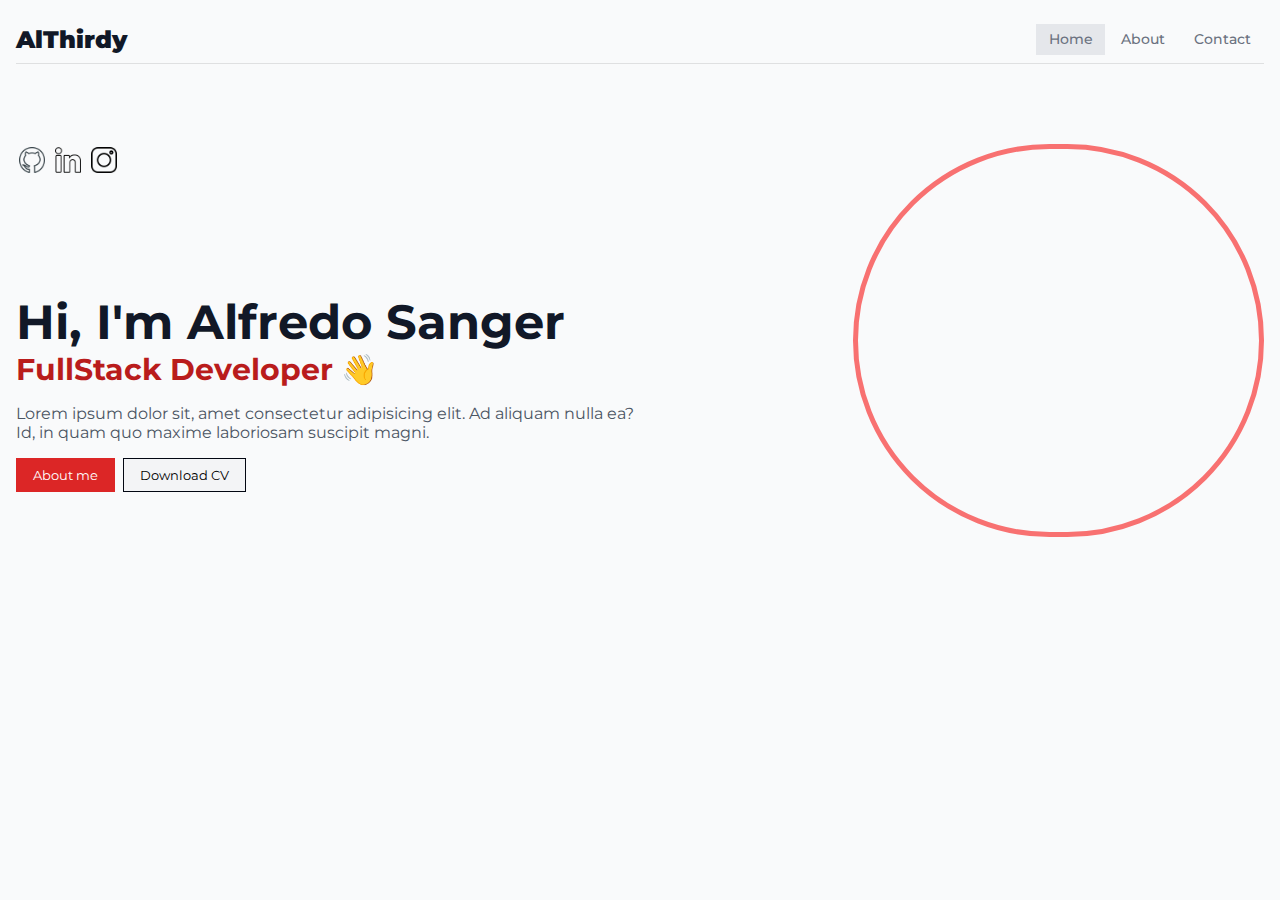
<file: Index.html>
<!DOCTYPE html>
<html lang="en">

<head>
    <meta charset="UTF-8">
    <meta name="viewport" content="width=device-width, initial-scale=1.0">
    <title>Portfolio</title>
    <link rel="stylesheet" href="Style.css">
</head>

<body>
    <section id="container">
        <nav>
            <h1 id="logo">
                AlThirdy
            </h1>
            <ul class="nav_link">
                <a href="./Index.html" class="active">
                    <li>Home</li>
                </a>
                <a href="./About.html">
                    <li>About</li>
                </a>
                <li>Contact</li>
            </ul>
        </nav>
        <main id="home_main">
            <div class="text_content">
                <div class="headers">
                    <h2>Hi, I'm Alfredo Sanger</h2>
                    <h5>FullStack Developer 👋</h5>
                </div>
                <p>Lorem ipsum dolor sit, amet consectetur adipisicing elit. Ad aliquam nulla ea? Id, in quam quo maxime
                    laboriosam suscipit magni.</p>
                <div class="cta">
                    <a href="./About.html">
                        <button>About me</button>
                    </a>
                    <button>Download CV</button>
                </div>

            </div>
            <!-- Socials -->
            <div class="social">
                <img src="./Assets/github.png" alt="social media [github icon]">
                <img src="./Assets/linkedin.png" alt="social media [linkedin icon]">
                <img src="./Assets/instagram.png" alt="social media [instagram icon]">
            </div>
            <div class="img">
            </div>
        </main>
    </section>

</body>

</html>
</file>
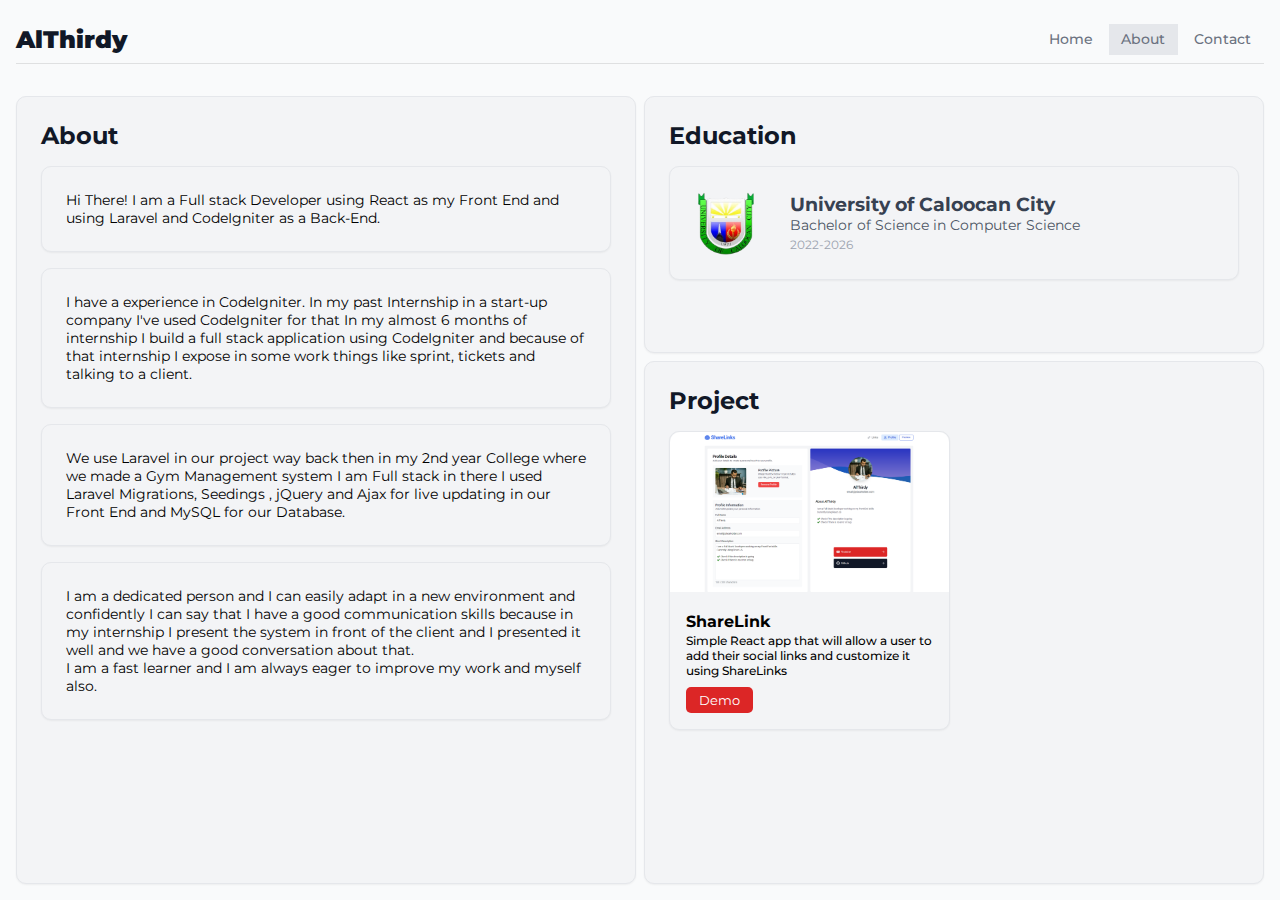
<file: About.html>
<!DOCTYPE html>
<html lang="en">

<head>
    <meta charset="UTF-8">
    <meta name="viewport" content="width=device-width, initial-scale=1.0">
    <title>About</title>
    <link rel="stylesheet" href="Style.css">

</head>

<body>
    <section id="container">
        <nav>
            <h1 id="logo">
                AlThirdy
            </h1>
            <ul class="nav_link">
                <a href="./Index.html">
                    <li>Home</li>
                </a>
                <a href="./About.html" class="active">
                    <li>About</li>
                </a>
                <li>Contact</li>
            </ul>
        </nav>
        <main id="about_main">
            <div id="general_info" class="div">
                <h2 class="header">About</h2>
                <div class="div">

                    Hi There! I am a Full stack Developer using React as my Front End and using Laravel and
                    CodeIgniter
                    as a Back-End.
                </div>
                <div class="div">
                    I have a experience in CodeIgniter. In my past Internship in a start-up company I've used
                    CodeIgniter for that In my almost 6 months of internship I build a full stack application using
                    CodeIgniter and because of that internship I expose in some work things like sprint, tickets and
                    talking to a client.
                </div>
                <div class="div">
                    We use Laravel in our project way back then in my 2nd year College where we made a Gym Management
                    system I am Full stack in there I used Laravel Migrations, Seedings , jQuery and Ajax for live
                    updating in our Front End and MySQL for our Database.
                </div>
                <div class="div">
                    I am a dedicated person and I can easily adapt in a new environment and confidently I can say that I
                    have a good communication skills because in my internship I present the system in front of the
                    client and I presented it well and we have a good conversation about that.<br> I am a fast learner
                    and I am always eager to improve my work and myself also.
                </div>
            </div>
            <div id="education" class="div">
                <h2 class="header">Education</h2>
                <div class="educ_card div">
                    <img src="./Assets/ucc.png" alt="Ucc logo">
                    <div>
                        <h3>University of Caloocan City</h3>
                        <p>Bachelor of Science in Computer Science</p>
                        <span>2022-2026</span>
                    </div>
                </div>
            </div>
            <div id="project" class="div">
                <h2 class="header">Project</h2>
                <div class="project_container">
                    <div class="project_card">
                        <img src="./Assets/sample_project.png" alt="sample project image">
                        <div>
                            <h4>ShareLink</h4>
                            <p>Simple React app that will allow a user to add their social links and customize it using
                                ShareLinks</p>
                            <a href="https://share-links-eta.vercel.app/links" target="_blank" class="demo">
                                <button>Demo</button>
                            </a>
                        </div>
                    </div>
                </div>
            </div>
        </main>
    </section>
</body>

</html>
</file>
<file: Style.css>
@import url('https://fonts.googleapis.com/css2?family=Montserrat:ital,wght@0,100..900;1,100..900&display=swap');


:root {
    /* Font Size */
    --text-xs: 0.75rem;
    --text-sm: 0.875rem;
    --text-base: 1rem;
    --text-lg: 1.125rem;
    --text-xl: 1.25rem;
    --text-2xl: 1.5rem;
    --text-3xl: 1.875rem;
    --text-4xl: 2.25rem;

    --text-5xl: 3rem;

    --text-6xl: 3.75rem;

    --text-7xl: 4.5rem;


    --text-8xl: 6rem;

    --text-9xl: 8rem;
    /* Font Weight*/
    --font-thin: 100;
    --font-extralight: 200;
    --font-light: 300;
    --font-normal: 400;
    --font-medium: 500;
    --font-semibold: 600;
    --font-bold: 700;
    --font-extrabold: 800;
    --font-black: 900;
    /* Colors  */
    --text-gray-50: rgb(249 250 251);
    --text-gray-100: rgb(243 244 246);
    --text-gray-200: rgb(229 231 235);
    --text-gray-300: rgb(209 213 219);
    --text-gray-400: rgb(156 163 175);
    --text-gray-500: rgb(107 114 128);
    --text-gray-600: rgb(75 85 99);
    --text-gray-700: rgb(55 65 81);
    --text-gray-800: rgb(31 41 55);
    --text-gray-900: rgb(17 24 39);
    --text-gray-950: rgb(3 7 18);
    /* Secondary Color */
    --text-red-50: rgb(254 242 242);
    --text-red-100: rgb(254 226 226);
    --text-red-200: rgb(254 202 202);
    --text-red-300: rgb(252 165 165);
    --text-red-400: rgb(248 113 113);
    --text-red-500: rgb(239 68 68);
    --text-red-600: rgb(220 38 38);
    --text-red-700: rgb(185 28 28);
    --text-red-800: rgb(153 27 27);
    --text-red-900: rgb(127 29 29);
    --text-red-950: rgb(69 10 10);

}

* {
    margin: 0;
    padding: 0;
    box-sizing: border-box;
    font-family: "Montserrat", sans-serif;
}

body {
    background-color: var(--text-gray-50);
}


#container {
    max-width: 1280px;
    margin-inline: auto;
    padding: 1rem;
    min-height: 100vh;
    display: flex;
    flex-direction: column;
}

/* Navbar */
#logo {
    font-size: var(--text-2xl);
    font-weight: var(--font-black);
    color: var(--text-gray-900)
}

nav {
    display: flex;
    justify-content: space-between;
    align-items: center;
    padding-block: .5rem;
    border-bottom: solid rgba(0, 0, 0, .1) 1px;
}

.nav_link {
    display: flex;
    gap: .2rem;
}

.nav_link a {
    text-decoration: none;
}

nav li {
    cursor: pointer;
    padding: .4rem .8rem;
    border-radius: 4px;
    list-style-type: none;
    color: var(--text-gray-500);
    font-size: var(--text-sm);
    font-weight: var(--font-medium);
}

.active {
    color: var(--text-gray-800);
    background-color: var(--text-gray-200);
}


nav a:hover,
nav li:hover {
    background-color: var(--text-gray-200);
    transition: ease-in .2s;
}

/* End of Navbar */

/* #home_main Content */

#home_main {
    flex-grow: 1;
    padding-block: 5rem;
    display: grid;
    grid-template-columns: repeat(6, 1fr);
    grid-template-rows: repeat(5, 1fr);
    grid-column-gap: 8px;
    grid-row-gap: 8px;
}

.text_content {
    grid-area: 2 / 1 / 4 / 4;
}

.text_content h2 {
    font-weight: var(--font-bold);
    color: var(--text-gray-900);
    font-size: var(--text-5xl);
}

.text_content h5 {
    font-weight: var(--font-bold);
    font-size: var(--text-3xl);
    color: var(--text-red-700)
}

.text_content p {
    color: var(--text-gray-600);
}

.text_content .headers {
    margin-block: 1rem;
}

#home_main .img {
    grid-area: 1 / 5 / 4 / 7;
    border-radius: 1rem;
    background-image: url('https://avatars.githubusercontent.com/u/109643361?v=4');
    background-position: center;
    background-size: cover;
    border-radius: 9999px;
    border: solid 5px var(--text-red-400);
}

/* CTA */
.cta {
    margin-block: 1rem;
    display: flex;
    gap: .5rem;
}

.cta button {
    padding-block: .5rem;
    padding-inline: 1rem;
    cursor: pointer;
    border: none;
}


.cta button:nth-child(1) {
    background-color: var(--text-red-600);
    color: white;
}

.cta button:nth-child(2) {
    border: solid 1px var(--text-gray-950);
    background-color: var(--text-gray-100);
}

.cta button:nth-child(2):hover {
    background-color: var(--text-gray-200);
    transition: ease-in-out .2s;
}

.cta button:nth-child(1):hover {
    opacity: 80%;
    transition: ease-in-out .2s;
}

.cta a {
    border: 1px solid var(--text-red-600);
}

/* Social */
.social img {
    height: 2rem;
    padding: .2rem;
    cursor: pointer;
}

.social img:hover {
    background-color: var(--text-gray-200);
    transition: ease-in-out .2s;

}

/* About Main */
#about_main {
    padding-top: 2rem;
    flex-grow: 1;
    display: grid;
    grid-template-columns: repeat(6, 1fr);
    grid-template-rows: repeat(6, 1fr);
    grid-column-gap: 8px;
    grid-row-gap: 8px;
}

.div {
    background-color: var(--text-gray-100);
    border: solid 1px var(--text-gray-200);
    border-radius: 10px;
    padding: 1.5rem;
    box-shadow: 0 1px 2px 0 rgb(0 0 0 / 0.05);
}




#general_info {
    grid-area: 1 / 1 / 7 / 4;
}

.header {
    color: var(--text-gray-900);
}

#general_info div {
    margin-top: 1rem;
}

#general_info div  {
    font-weight: var(--font-normal);
    font-size: var(--text-sm);
}


#education {
    grid-area: 1 / 4 / 3 / 7;
}


.educ_card img {
    height: 4rem;
}

.educ_card {
    margin-top: 1rem;
    display: flex;
    align-items: center;
    gap: 2rem;
}

.educ_card h3 {
    color: var(--text-gray-700);
}

.educ_card p {
    color: var(--text-gray-600);
    font-size: var(--text-sm);
}

.educ_card span {
    font-size: var(--text-xs);
    color: var(--text-gray-400);
}


#project {
    grid-area: 3 / 4 / 7 / 7;
}

.project_container {
    display: grid;
    grid-template-columns: repeat(2, 1fr);
    grid-column-gap: 8px;
    margin-top: 1rem;
}

.project_card {
    background-color: var(--text-gray-100);
    border: solid 1px var(--text-gray-200);
    border-radius: 10px;
    box-shadow: 0 1px 2px 0 rgb(0 0 0 / 0.05);
}
.project_card img{
    border-radius: 10px 10px 0 0;
    height: 10rem;
    object-fit: cover;
    width: 100%;
}

.project_card div{
    padding: 1rem;
    display: flex;
    flex-direction: column;
    gap: .1rem;
}

.project_card div p{
    font-size: var(--text-xs);
    font-weight: var(--font-medium);
}

.demo{
    text-decoration: none;
    margin-top: .5rem;
    
}

.demo button{
    padding: .3rem .8rem;
    background-color: var(--text-red-600);
    color: white;
    border: none;
    border-radius: 5px;
    cursor: pointer;
}

/* RESPONSIVE */
/* Small */
@media only screen and (max-width: 640px) {
    #home_main {
        display: flex;
        flex-direction: column-reverse;
        /* padding-block: 2rem */
        justify-content: start;

    }

    .text_content h2 {
        font-size: var(--text-4xl);
    }

    .text_content p {
        font-size: var(--text-md);
    }

    .text_content h5 {
        font-size: var(--text-2xl);
    }

    #home_main .img {
        height: 20rem;
        width: 20rem;
        margin-inline: auto;
    }

    #about_main {
        display: flex;
        flex-direction: column;
        padding-block: 2rem
    }

    .project_container{
        display: flex;
        flex-direction: column;
        gap: .5rem;
    }
    #general_info div {
        font-size: var(--text-sm);
    }
    
}

/* Medium */
@media only screen and (min-width: 641px) and (max-width: 768px) {
    #home_main {
        display: flex;
        flex-direction: column-reverse;
        justify-content: start;
        padding-block: 2rem
    }

    #home_main .img {
        height: 20rem;
        width: 20rem;
        margin-inline: auto;
    }
    .project_container{
        display: flex;
        flex-direction: column;
        gap: .5rem;
    }
    #general_info div {
        font-size: var(--text-sm);
    }

}

/* large */

@media only screen and (min-width: 769px) and (max-width: 1024px) {
    .text_content {
        grid-area: 2 / 1 / 4 / 5;
    }
    .project_container{
        display: flex;
        flex-direction: column;
        gap: .5rem;
    }
}
</file>
